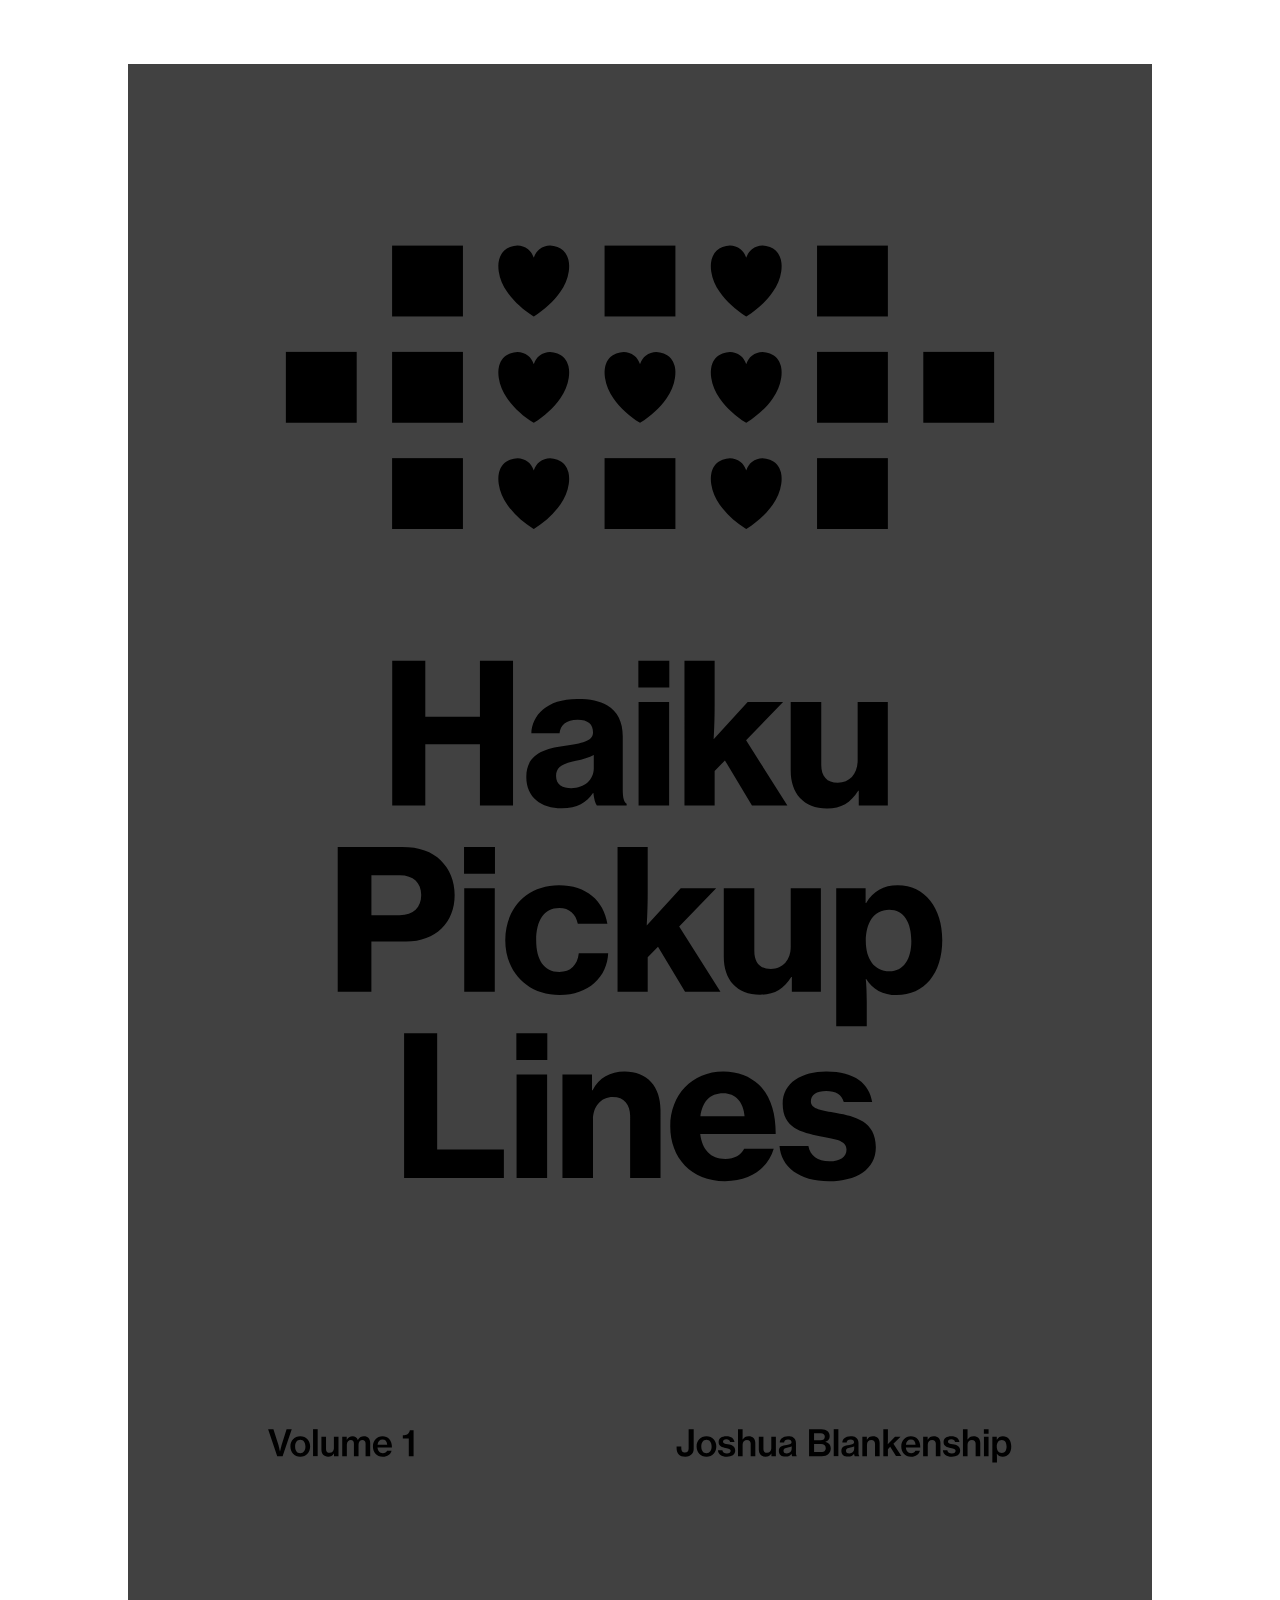
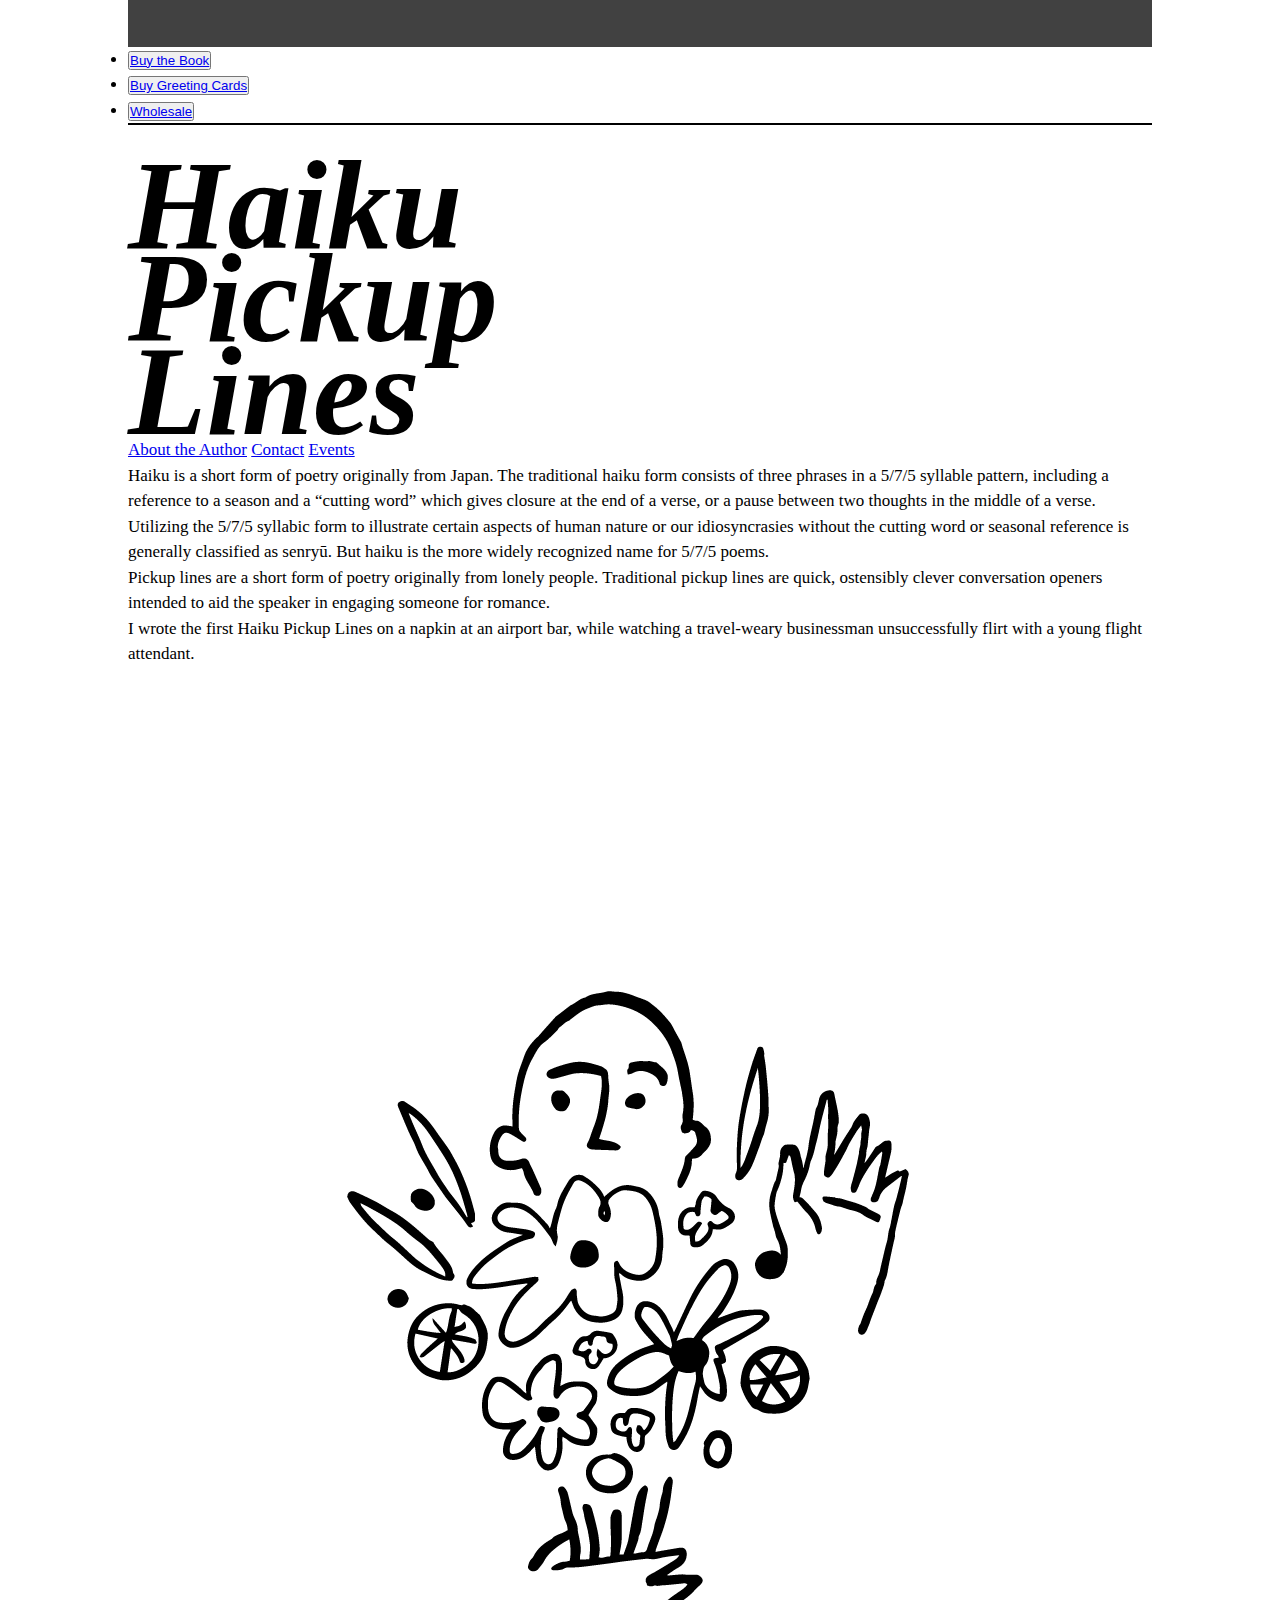
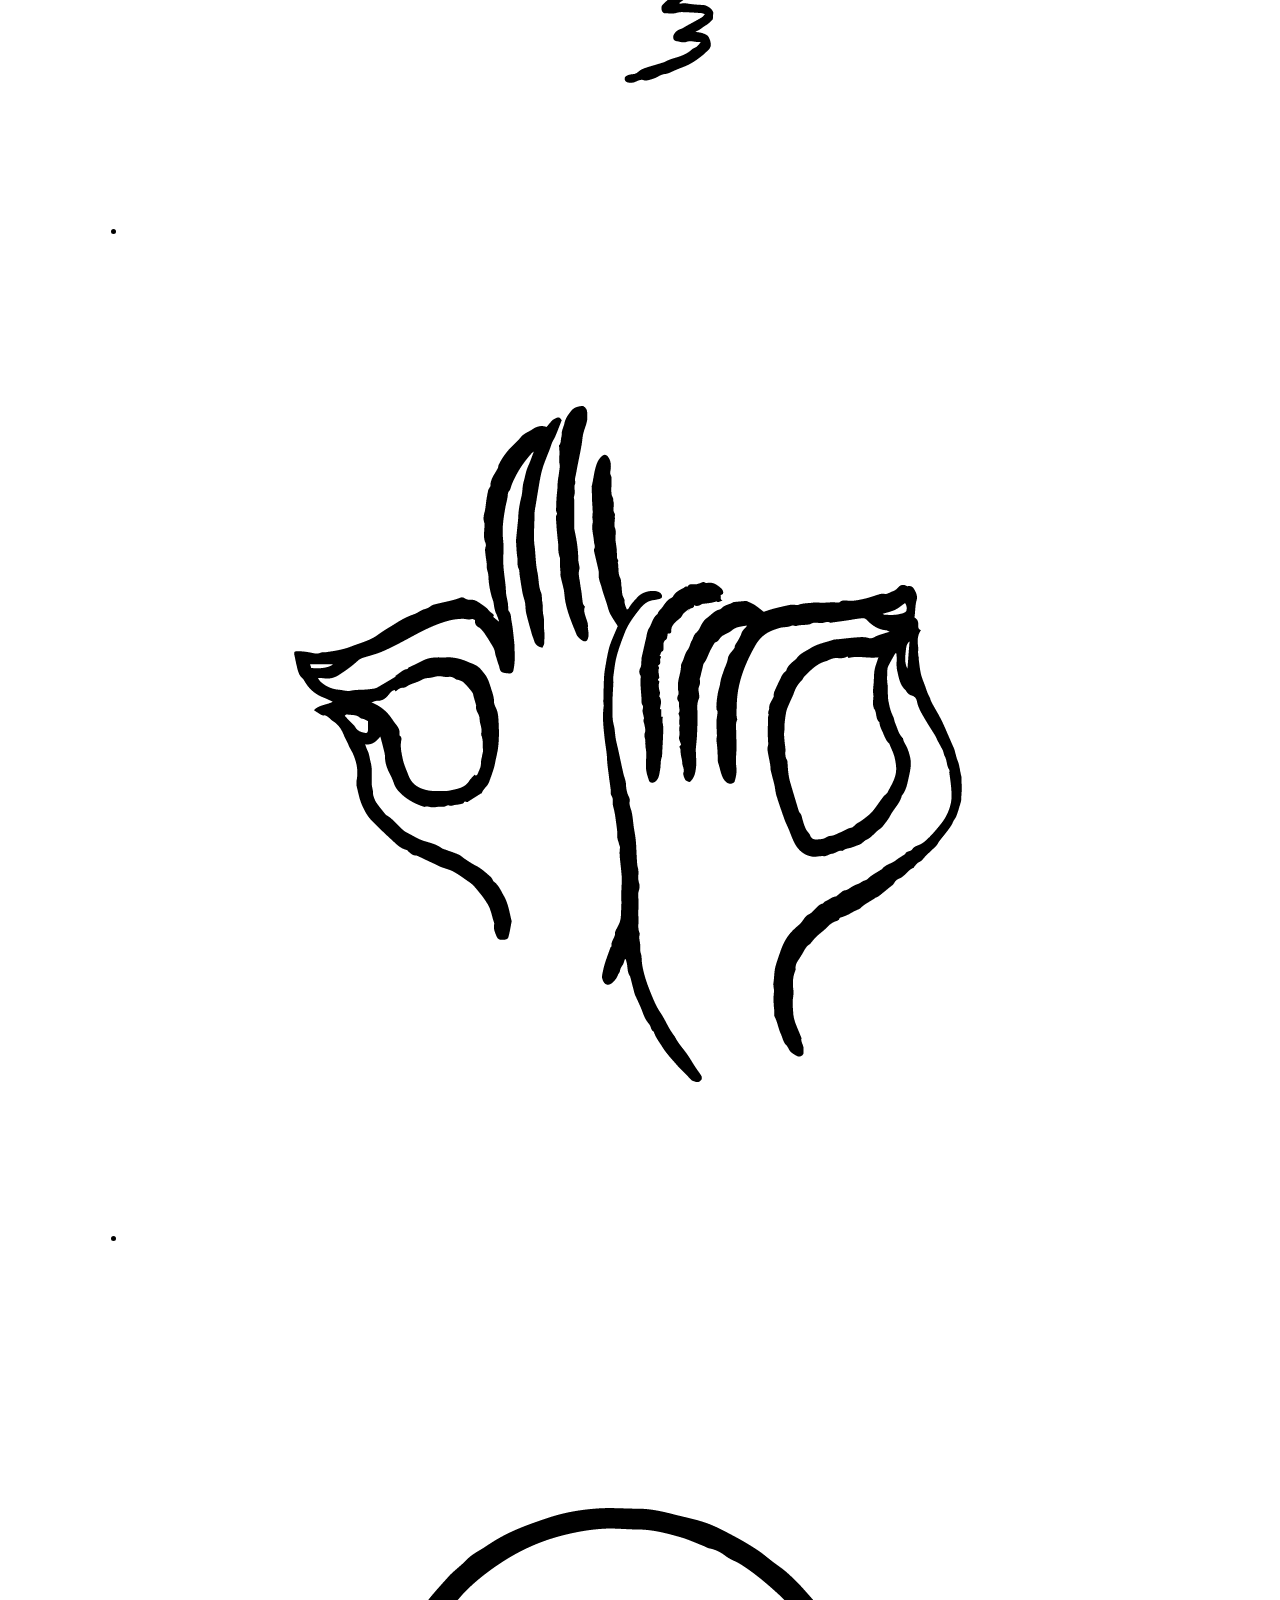
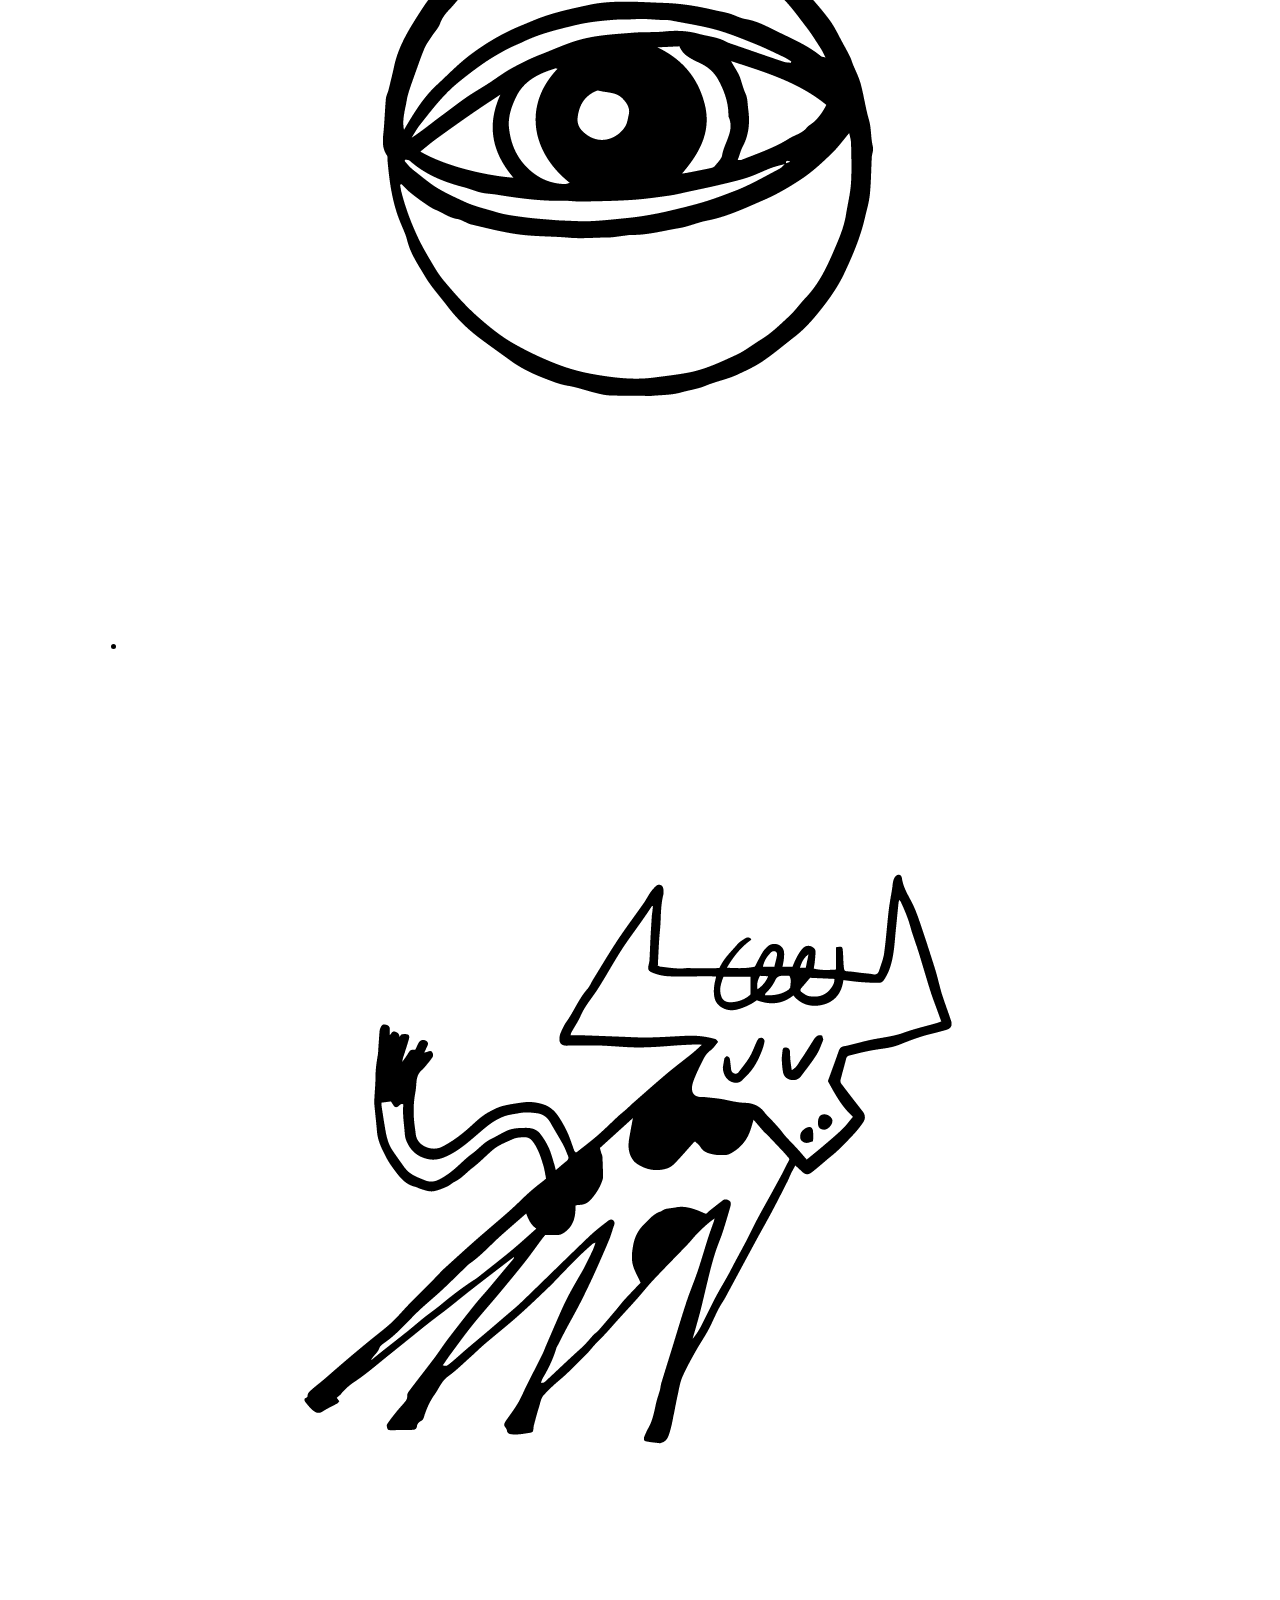
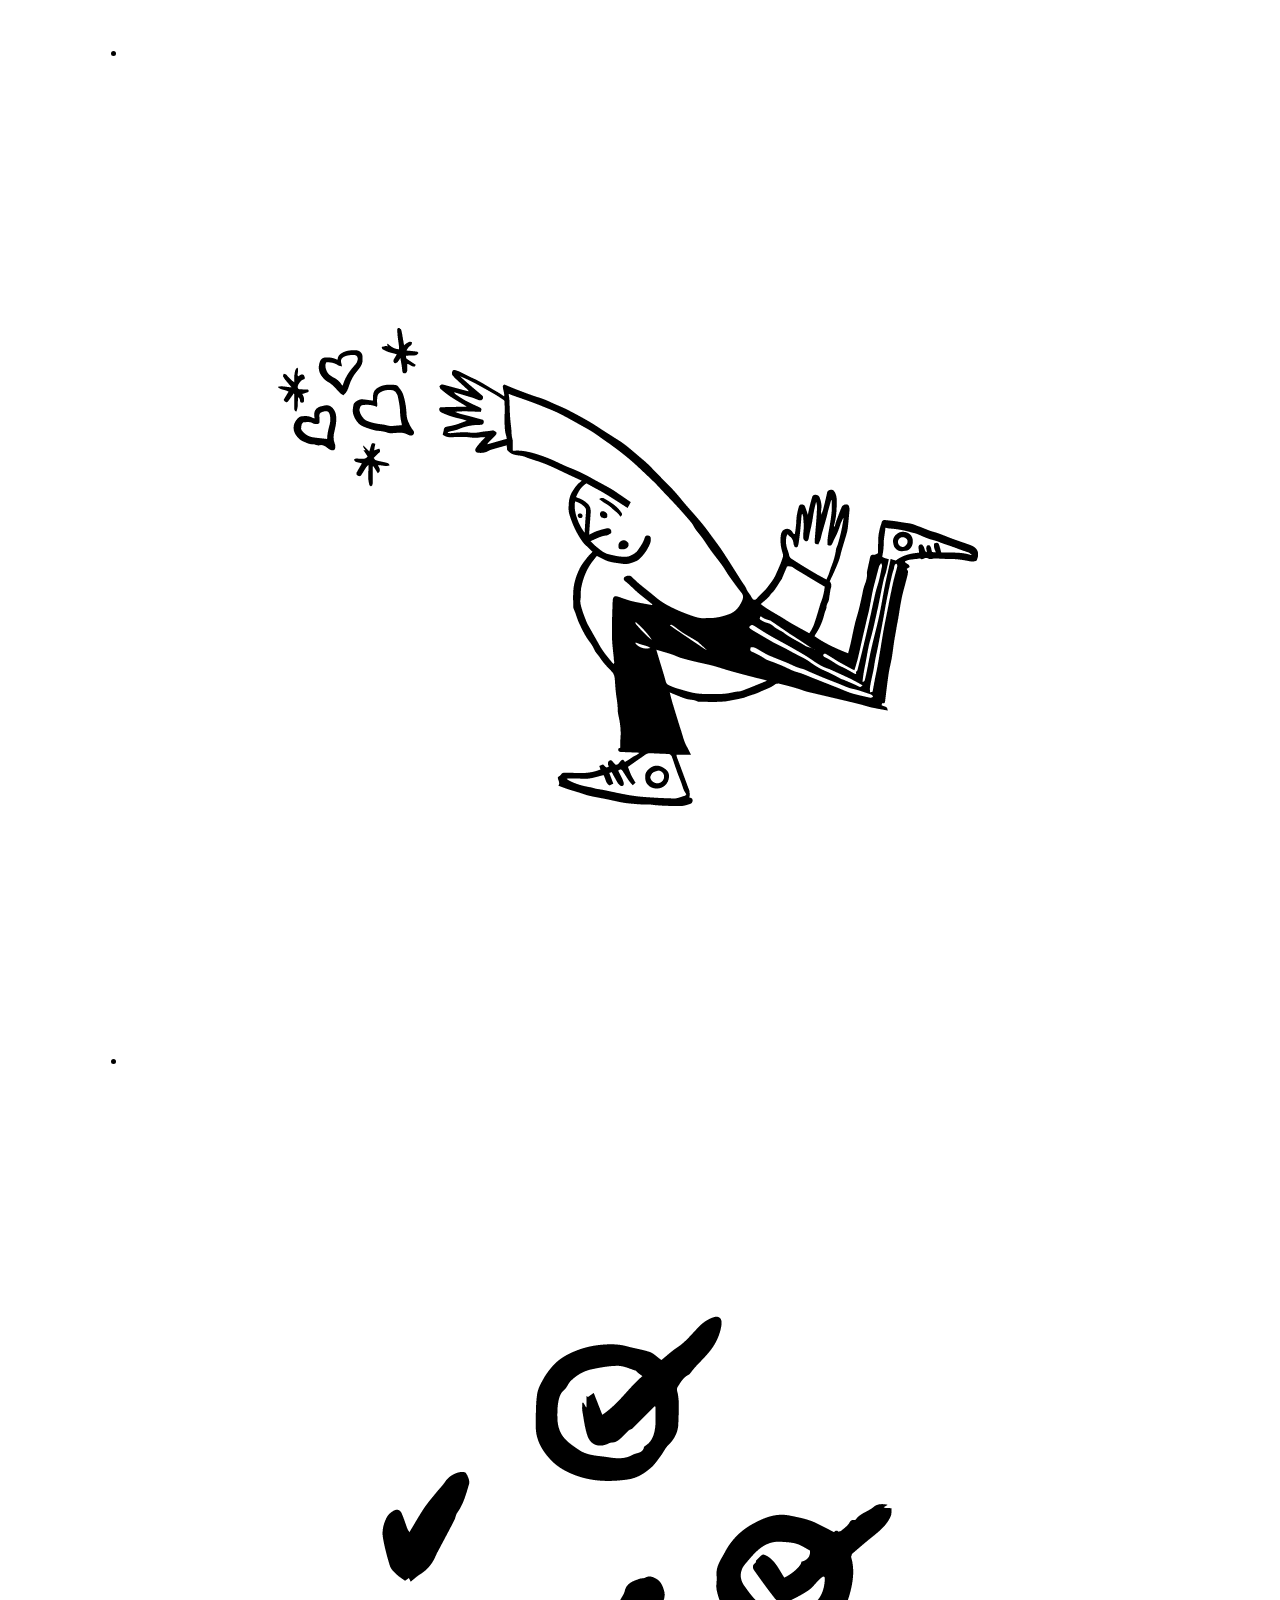
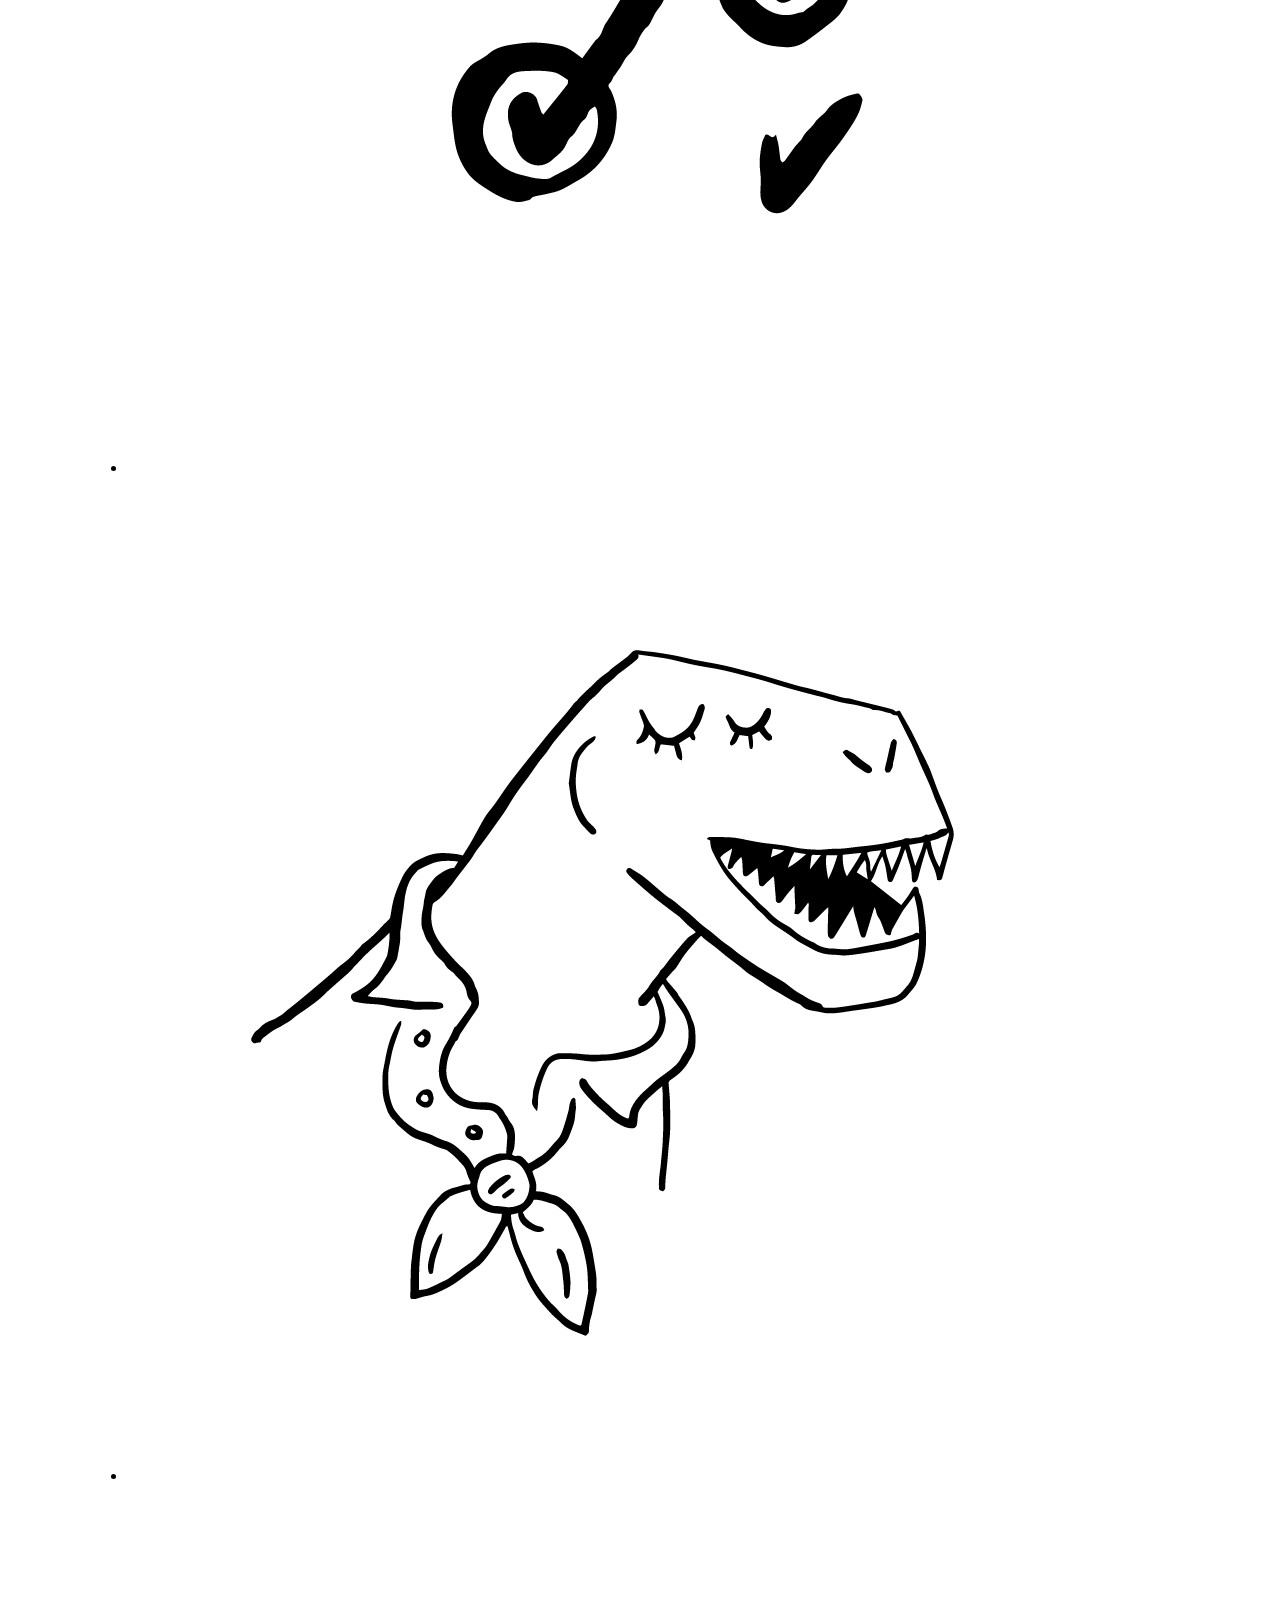
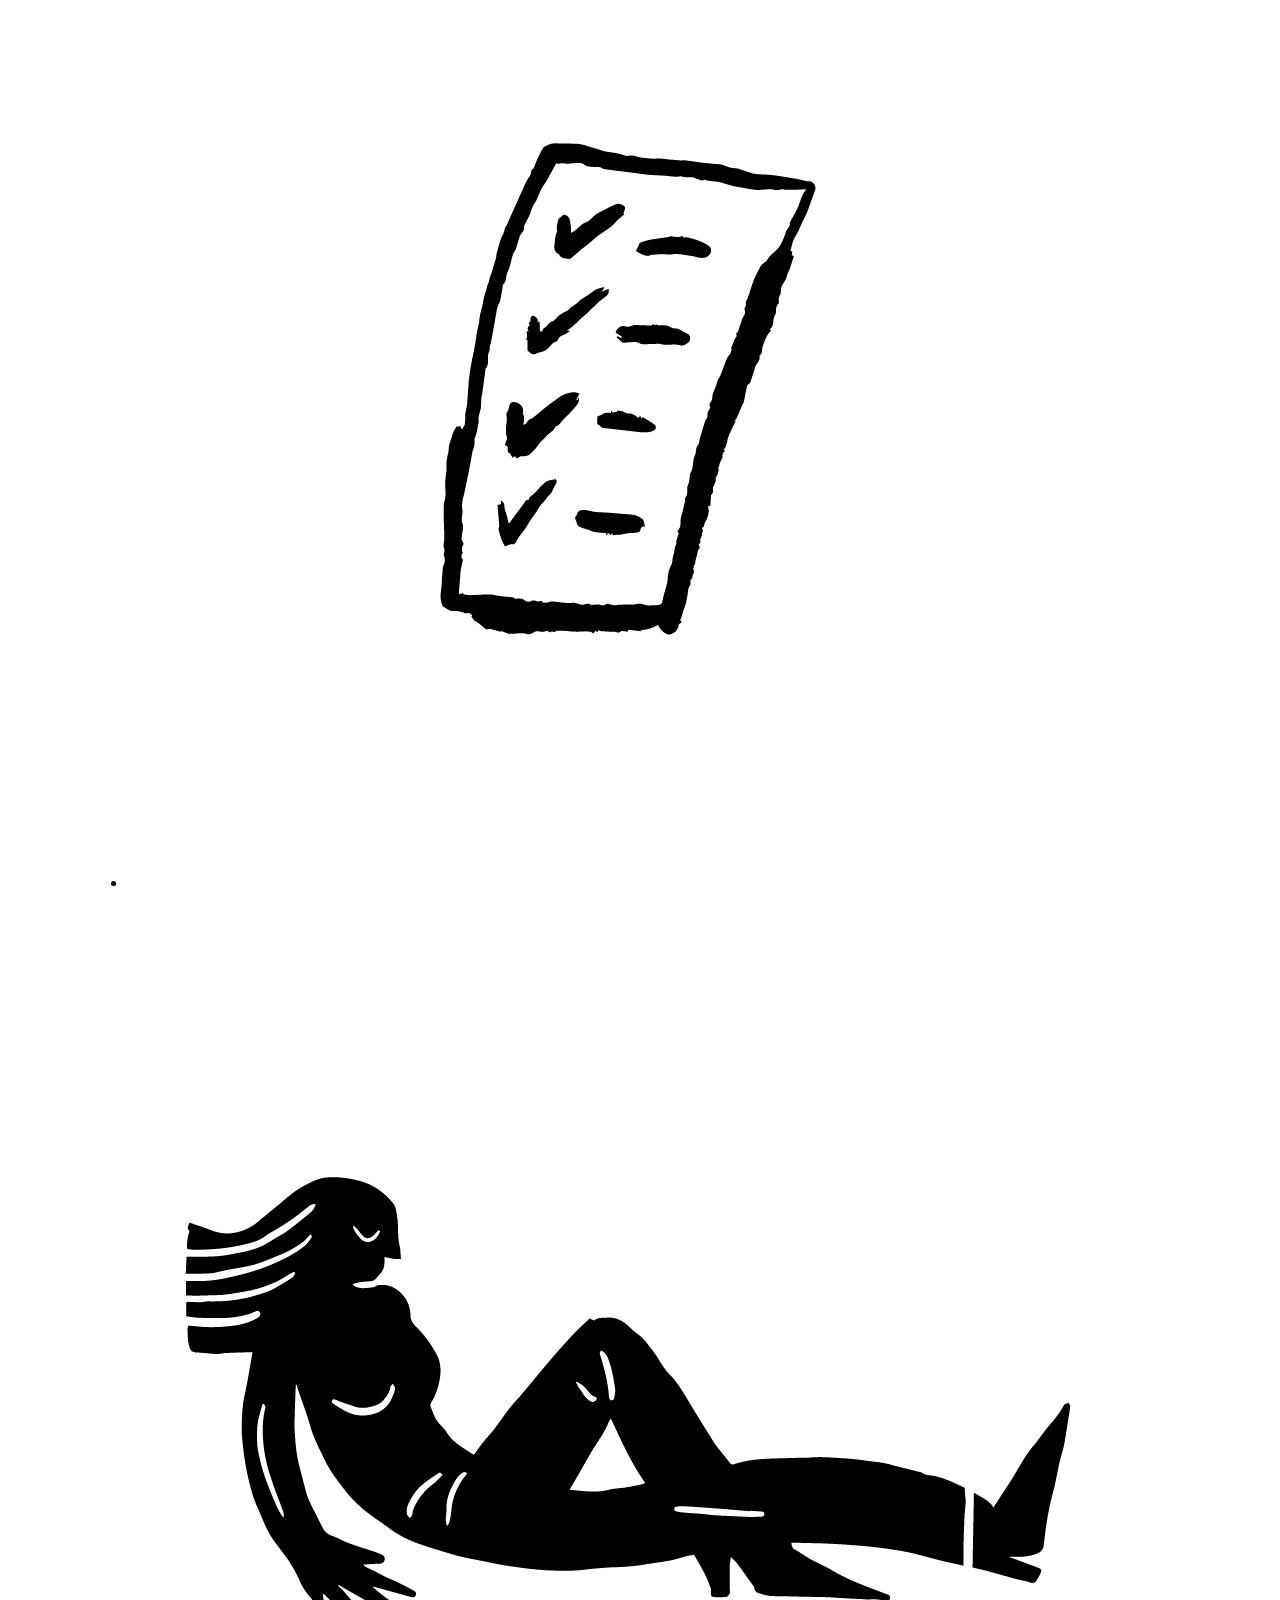
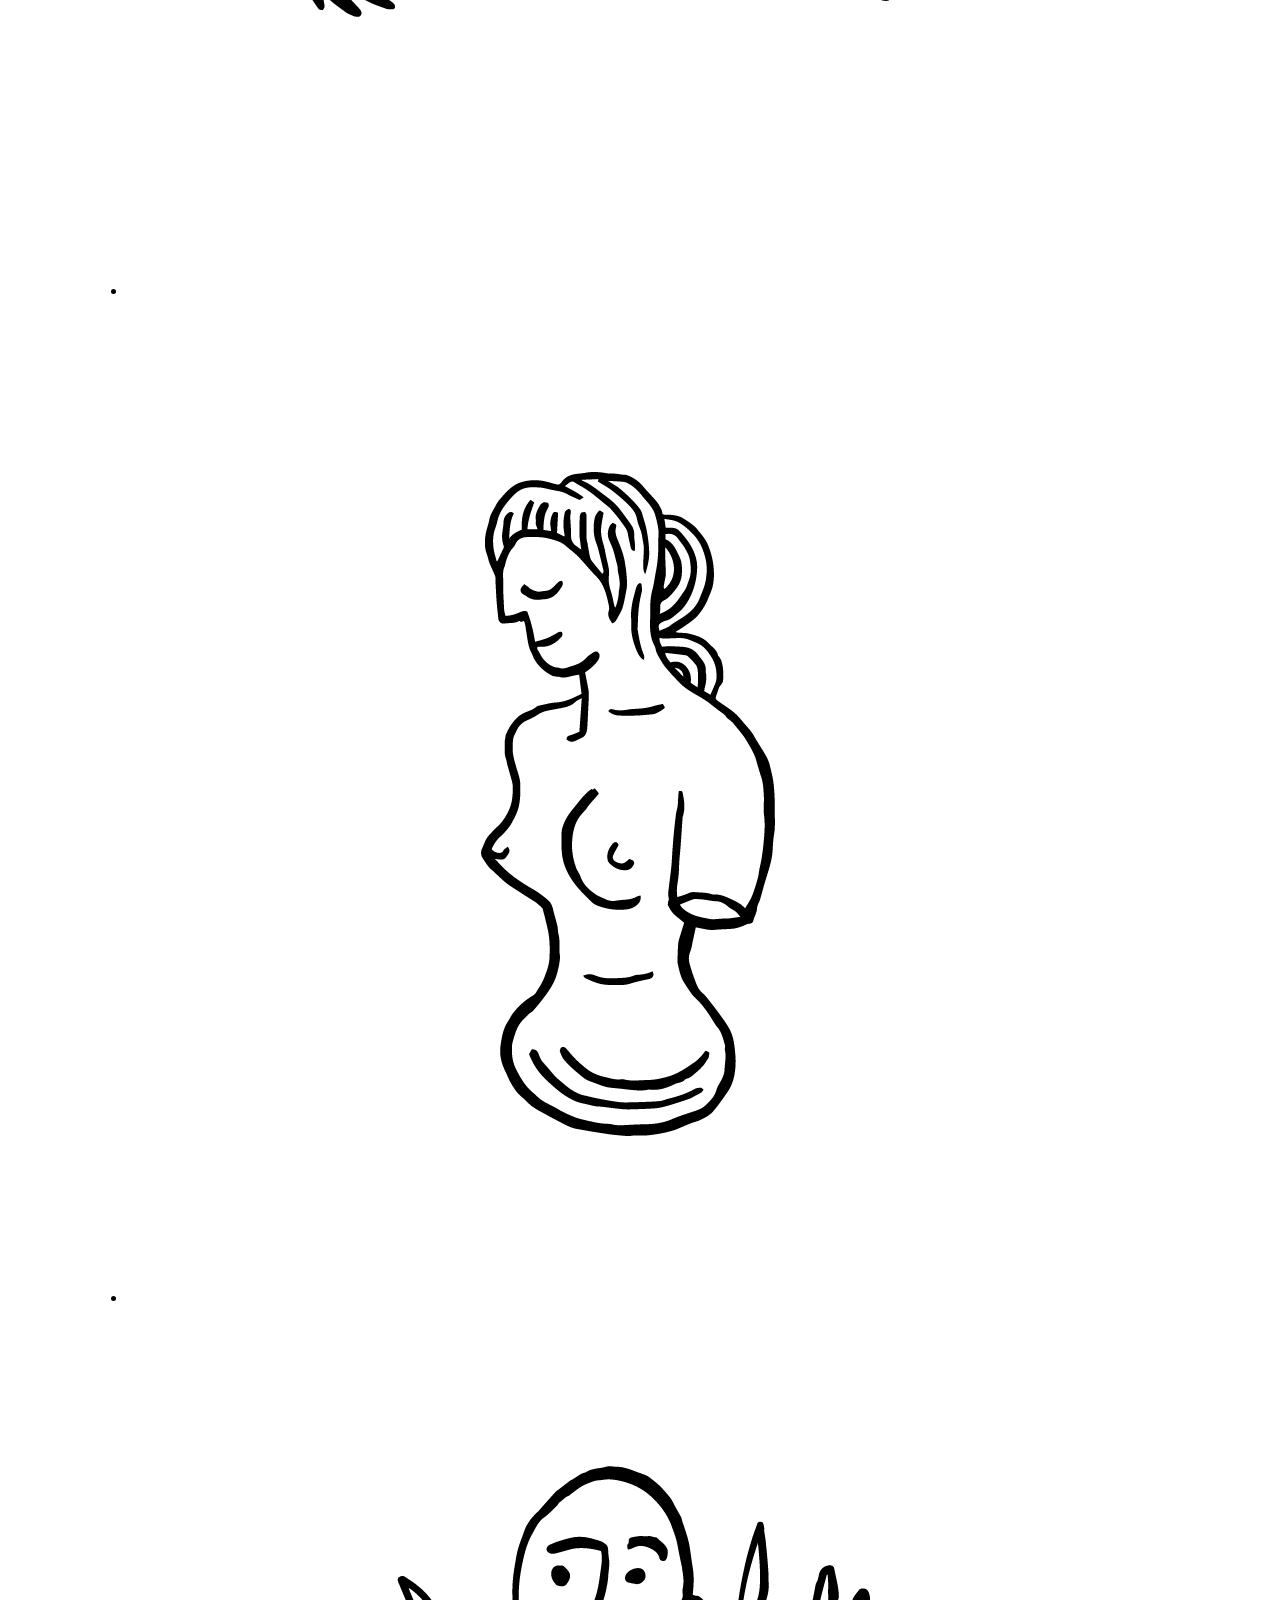
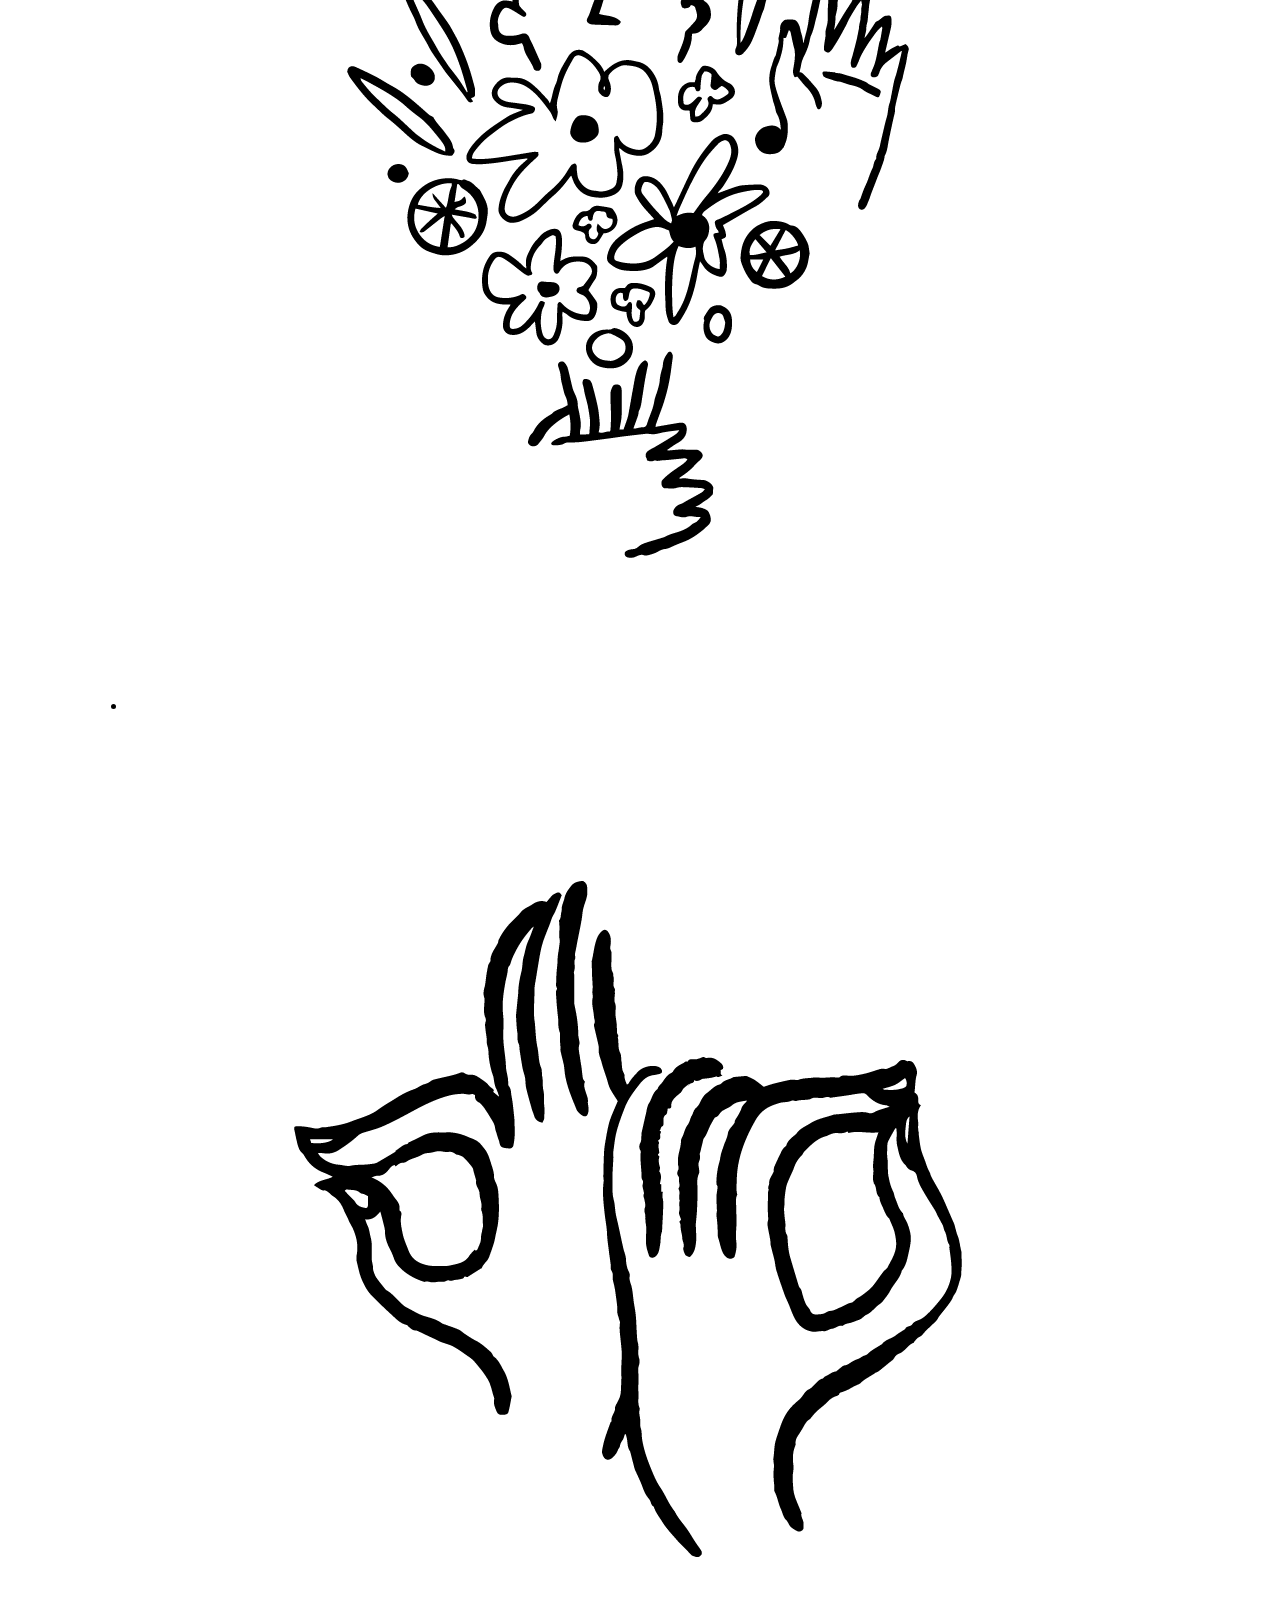
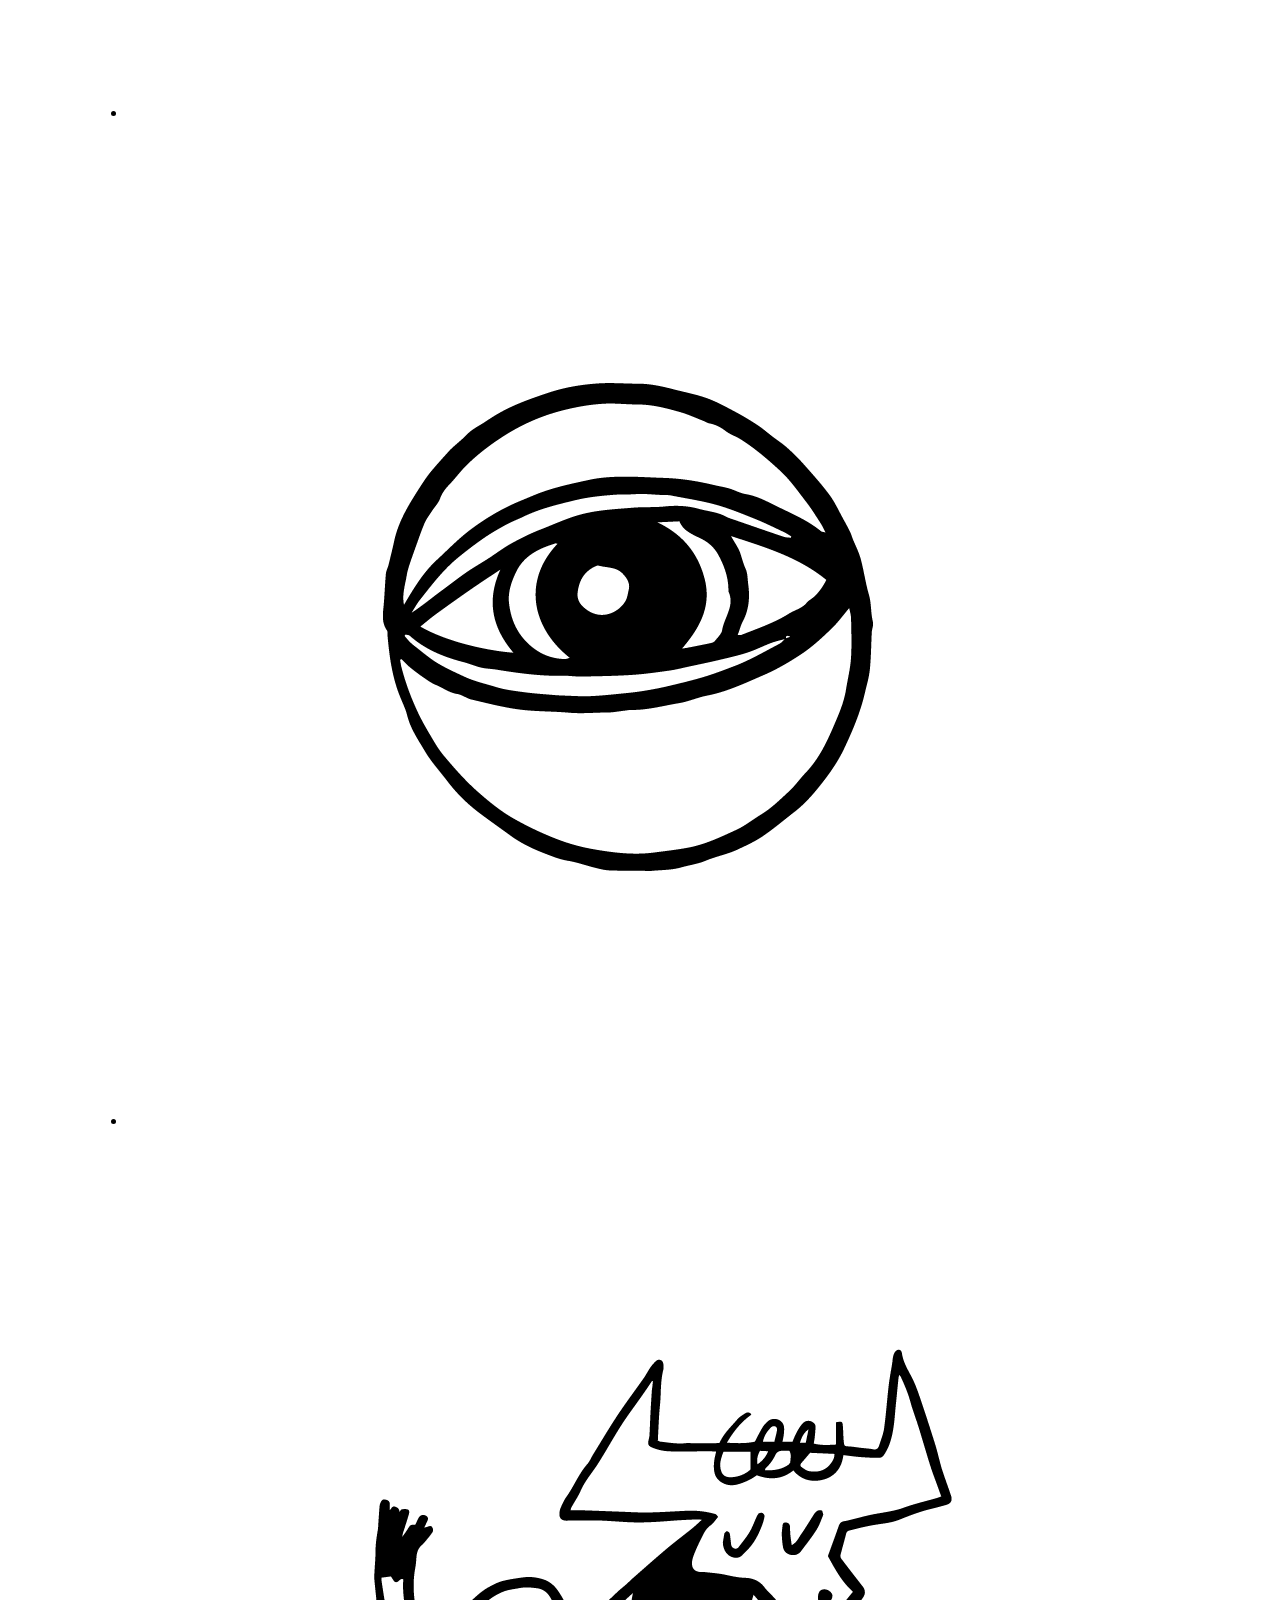
<file: 2025.html>
<!DOCTYPE html PUBLIC "-//W3C//DTD HTML 4.01 Transitional//EN"
   "http://www.w3.org/TR/html4/loose.dtd">

<html xmlns="http://www.w3.org/1999/xhtml" lang="en-US">
<head>
	<title>Haiku Pickup Lines</title>
	<link rel="stylesheet" type="text/css" href="style.css">

	<meta charset="utf-8">
	<meta http-equiv="X-UA-Compatible" content="IE=edge,chrome=1">
	<meta name="viewport" content="width=device-width">
	<meta name="format-detection" content="telephone=no">
	<meta name="viewport" content="user-scalable=1, width=device-width, initial-scale=1.0, maximum-scale=2.0">
	<meta name="referrer" content="origin">

	<meta name="twitter:title" content="haikupickuplines.com">
	<meta name="twitter:description" content="Haiku Pickup Lines / were for my girlfriend. Success! / She is now my wife.">
	<meta name="twitter:card" content="summary_large_image">
	<meta name="twitter:image:src" content="http://haikupickuplines.com/socialcard.haikupickuplines.png">
	<meta name="twitter:site" content="@blankenship">
	<meta name="twitter:creator" content="@blankenship">

	<meta property="og:title" content="haikupickuplines.com">
	<meta property="og:site_name" content="Haiku Pickup Lines">	
	<meta property="og:description" content="Haiku Pickup Lines / were for my girlfriend. Success! / She is now my wife.">
	<meta property="og:type" content="website">
	<meta property="og:url" content="http://haikupickuplines.com">
	<meta property="og:image" content="http://haikupickuplines.com/socialcard.haikupickuplines.png">

	<meta name="description" content="Haiku Pickup Lines / were for my girlfriend. Success! / She is now my wife.">
	
	<meta id="MetaKeywords" name="KEYWORDS" content="Greenville SC, Village of West Greenville, haiku, haiku pickup lines, pickup lines, pickup artist, tiktok pickup lines, tinder pickup lines, hinge pickup lines, bumble pickup lines, dating app pickup lines">
</head>

<body>
	<header>
		<figure>
			<img src="@images/FPO.haikupickuplines.book.svg">
			<figcaption>
				<ul>
					<li><button><a href="#">Buy the Book</a></button></li>
					<li><button><a href="#">Buy Greeting Cards</a></button></li>
					<li><button><a href="#">Wholesale</a></button></li>
				</ul>
			</figcaption>
		</figure>
		
		<section>
			<nav>
				<h1>Haiku Pickup Lines</h1>
				<ul>
					<li><a href="#">About the Author</a></li>
					<li><a href="#">Contact</a></li>
					<li><a href="#">Events</a></li>
				</ul>
			</nav>
			<main>
				<h2>
					Haiku Pickup Lines<br />
					were for my girlfriend. Success!<br />
					She is now my wife.
				</h2>
				<p>Haiku is a short form of poetry originally from Japan. The traditional haiku form consists of three phrases in a 5/7/5 syllable pattern, including a reference to a season and a “cutting word” which gives closure at the end of a verse, or a pause between two thoughts in the middle of a verse.</p>
				<p>Utilizing the 5/7/5 syllabic form to illustrate certain aspects of human nature or our idiosyncrasies without the cutting word or seasonal reference is generally classified as senryū. But haiku is the more widely recognized name for 5/7/5 poems.</p>
				<p>Pickup lines are a short form of poetry originally from lonely people. Traditional pickup lines are quick, ostensibly clever conversation openers intended to aid the speaker in engaging someone for romance.</p>
				<p>I wrote the first Haiku Pickup Lines on a napkin at an airport bar, while watching a travel-weary businessman unsuccessfully flirt with a young flight attendant.</p>
			</main>
		</section>
	</header>

	<div class="gallery-container">
		<div class="scroll-container">
			<ul class="gallery">
			  <li><img src="@images/HPL.illustration.alibi.png" alt=""></li>
			  <li><img src="@images/HPL.illustration.anteup.png" alt=""></li>
			  <li><img src="@images/HPL.illustration.augmentedreality.png" alt=""></li>
			  <li><img src="@images/HPL.illustration.bovine.png" alt=""></li>
			  <li><img src="@images/HPL.illustration.cardio.png" alt=""></li>
			  <li><img src="@images/HPL.illustration.checkmeout.png" alt=""></li>
			  <li><img src="@images/HPL.illustration.clevergirl.png" alt=""></li>
			  <li><img src="@images/HPL.illustration.customerloyalty.png" alt=""></li>
			  <li><img src="@images/HPL.illustration.eastbound.png" alt=""></li>
			  <li><img src="@images/HPL.illustration.exhibitionist.png" alt=""></li>
		</ul>

		<!-- Duplicated set for seamless scrolling -->
		<ul class="gallery" aria-hidden="true">
			<li><img src="@images/HPL.illustration.alibi.png" alt=""></li>
			  <li><img src="@images/HPL.illustration.anteup.png" alt=""></li>
			  <li><img src="@images/HPL.illustration.augmentedreality.png" alt=""></li>
			  <li><img src="@images/HPL.illustration.bovine.png" alt=""></li>
			  <li><img src="@images/HPL.illustration.cardio.png" alt=""></li>
			  <li><img src="@images/HPL.illustration.checkmeout.png" alt=""></li>
			  <li><img src="@images/HPL.illustration.clevergirl.png" alt=""></li>
			  <li><img src="@images/HPL.illustration.customerloyalty.png" alt=""></li>
			  <li><img src="@images/HPL.illustration.eastbound.png" alt=""></li>
			  <li><img src="@images/HPL.illustration.exhibitionist.png" alt=""></li>
		</ul>
		</div>
	</div>

	<section class="about">
		<div>
			<p>I’m a designer and director in South Carolina with an artist poet wife and two objectively genius tiny kids. I’ve been making stuff on the web for a couple of decades, doing a mix of brand identity and digital product work for clients and agencies. I run a brand identity practice at Blankenship Workshop, a budget logo service called LogoLand, regularly hit on my wife with Haiku Pickup Lines, and publish picture books, cookbooks, and zines with my family at Team Blankenship. I love making things.</p>
		</div>
		<figure>
			<img src="@images/FPO.haikupickuplines.author.jpg">
			<figcaption>
				<ul>
					<li><a href="http://twitter.com/blankenship">Twitter</a></li>
					<li><a href="http://instagram.com/blankenship">Instagram</a></li>
					<li><a href="http://blankenship.substack.com">Newsletter</a></li>
				</ul>
			</figcaption>
		</figure>
	</section>
	
	<footer>
		<p>Haiku Pickup Lines is &copy;<script>document.write(new Date().getFullYear())</script>. All rights reserved.</p>
	</footer>
</body>
</html>
</file>
<file: style.css>
/* 

Styles:		Haiku Pickup Lines

version: 	1.0 — 12/13/19 Update
author: 	Joshua Blankenship
email: 		joshua@blankenship.xyz
website: 	http://blankenship.xyz

/* FOUNDATION */

	*, html, body, div, span, object, iframe,
	a, abbr, acronym, address, big, cite, code,
	del, dfn, em, img, ins, kbd, q, samp,
	small, strike, strong, sub, sup, tt, var,
	dl, dt, dd, ol, ul, li, img, figure, figcaption,
	fieldset, form, label, legend,
	table, caption, tbody, tfoot, thead, tr, th, td {
		-moz-box-sizing: border-box; 
		-webkit-box-sizing: border-box; 
		box-sizing: border-box;
		-webkit-font-smoothing: antialiased; 
		font-smoothing: antialiased;
		margin: 0;
		padding: 0;
		outline: none;
		}

	@keyframes hello {
		from { opacity: 0; }
		to   { opacity: 1; }
	}

	* {
		margin: 0;
		padding: 0;
	}

	html {
    	font-size: 16px;
	}

	@media(min-width:700px) {
	    html {
	        font-size: 16px
	    }
	}

	@media(min-width:1200px) {
	    html {
	        font-size: 17px
	    }
	}

	@media(min-width:1400px) {
	    html {
	        font-size: 18px
	    }
	}

	img { filter: grayscale(100%); }

	body {
		line-height: 1.5;
		overflow-x: hidden;
		background: white;
		padding: 5vw 10vw;
		max-width: 1400px;
	}

	header {
		margin: 0 auto 5vw;
		padding: 0;
	}

/* TYPOGRAPHY */

	h1 {
		color: black;
		display: block;
		font: 900 italic 10vw/7.25vw freight-micro-pro, serif;
		text-align: left;
  		padding: 1rem 0 0 0;
  	}

  	h1 {
  		display: grid;
  		grid-template-columns: 33% 33% 33%;
  	}

  	h1 span { dsiplay: block; }
	h2 {
		display: none;
	}

	article {
		margin-bottom: 100px;
	}

	article p {
		font: 400 2.5vw/3vw freight-micro-pro, serif;
	}

  	footer {
  		margin: 0;
  		padding: 0;
   }

   footer p {
   		text-align: center;
   }
   
	footer.contact { 
		background: white;
		padding: 7% 0;
	}

	footer span { display: block; }



/* SECTION -- DEM GRIDS */

	section {
		border-top: 2px solid black; 
		margin-bottom: 10rem;
		padding-top: 1rem;
	}

	section ul li { display: inline; }

	.tres {
	    display: grid;
	    grid-template-columns: 30% 30% 30%;
	    grid-gap: 5%;
	    margin: 0 auto;
	    padding: 0;
	}

	.quatro {
	    display: grid;
	    grid-template-columns: 21.25% 21.25% 21.25% 21.25%;
	    grid-gap: 5%;
	    margin: 0 auto;
	    padding: 0;
	}

	section figure img { 
		display: block;
		margin: 0 auto 1rem;
		width: 100%;
	 }

	section figure img { 
		display: block;
		margin: 0 auto 1rem;
		width: 100%;
	 }

	section figure img.logo { 
		display: block;
		margin: 2rem auto 3rem;
		width: 50%;
	 }

	section figure img.inset {
		background-color: black;
		border-radius: 1px;
		padding: 10% 10% 16.5% 10%;
	} 

	section figure img.tombstone {
		border-top-left-radius: 50%;
		border-top-right-radius: 50%;
	} 

	 /* COLLAGE */

	section figure.collage {
		display: grid;
		grid-template-columns: 50% 50%;
		margin: 0 auto 1rem;
	}
	section figure.collage img:nth-child(1) { 
		width: 100%; 
		z-index: 1;
	}
	section figure.collage img:nth-child(2) { 
		border-radius: 100%; 
		margin: 25% 0 0 -50%; 
		width: 150%; 
		z-index: 0;
	}
	section figure.collage img:nth-child(3) { 
		margin: -23% 0 0 25%; 
		width: 115%; 
		z-index: -1;
	}
	section figure.collage img:nth-child(4) { 
		margin: -23% 0 0 25%; 
		width: 75%; 
		z-index: -2;
	}

	section figcaption { 
		color: black;
		margin: 0 auto; 
	}

	section figcaption p {
		font: 400 1.3vw/1.6vw "futura-pt", sans-serif;
	}

	section figcaption p a {
		font: 700 1.3vw/1.6vw "futura-pt-bold", sans-serif;
	}

/* SECTION -- FOOTER */

	footer {
		border-top: 2px solid black; 
		margin-bottom: 10vw;
		display: grid;
		grid-template-columns: 50% 50%;
		padding: 1rem 0 0;
	}

	footer span { 
		display: inline-block;
		font: 700 1.2vw/2vw "futura-pt-bold", sans-serif;
	}

	footer .social a {
		color: black;
		font-size: 200%;
		margin: 0 5px 20px;
	}

	footer .social a:hover { color: rgba(255, 224, 0, 0.7); }

	.arashikage {
		font-size: 200%;
		line-height: 1.8vw;
		text-align: right;
	}

/* WEE SCREENS */

		@media (min-width: 801px) and (max-width: 1000px) {

			.quatro {
				    display: grid;
					grid-template-columns: 45% 45%;
					grid-column-gap: 10%;
				}

		}

		@media (min-width: 100px) and (max-width: 800px) {

		body {
			padding: 5vw;
		}

		.tres,
		.quatro {
			    display: block;
			    margin: 0 auto;
			    padding: 0;
			}

		h3 {
			font: 700 .7rem/.7rem "futura-pt-bold", sans-serif;
			margin-bottom: 10vw;
			padding: 1rem;
		}

		h1 {
			font: 900 18vw/13.4vw "dharma-gothic-c", sans-serif;
	  	}

		h2 {
			font: 400 italic 1.25rem/1.75rem freight-text-pro, serif;
			margin-bottom: 2rem;
		}

		h2 strong {
			font: 700 .9rem/1.75rem "futura-pt-bold", sans-serif;
		}

		section figcaption p {
			font: 400 1.25rem/1.75rem "futura-pt", sans-serif;
			margin-bottom: 3.5rem;
		}

		section figcaption p a {
			font: 1.25rem/1.75rem "futura-pt-bold", sans-serif;
		}

		footer .social a {
			font-size: 300%;
		}

		}
</file>
